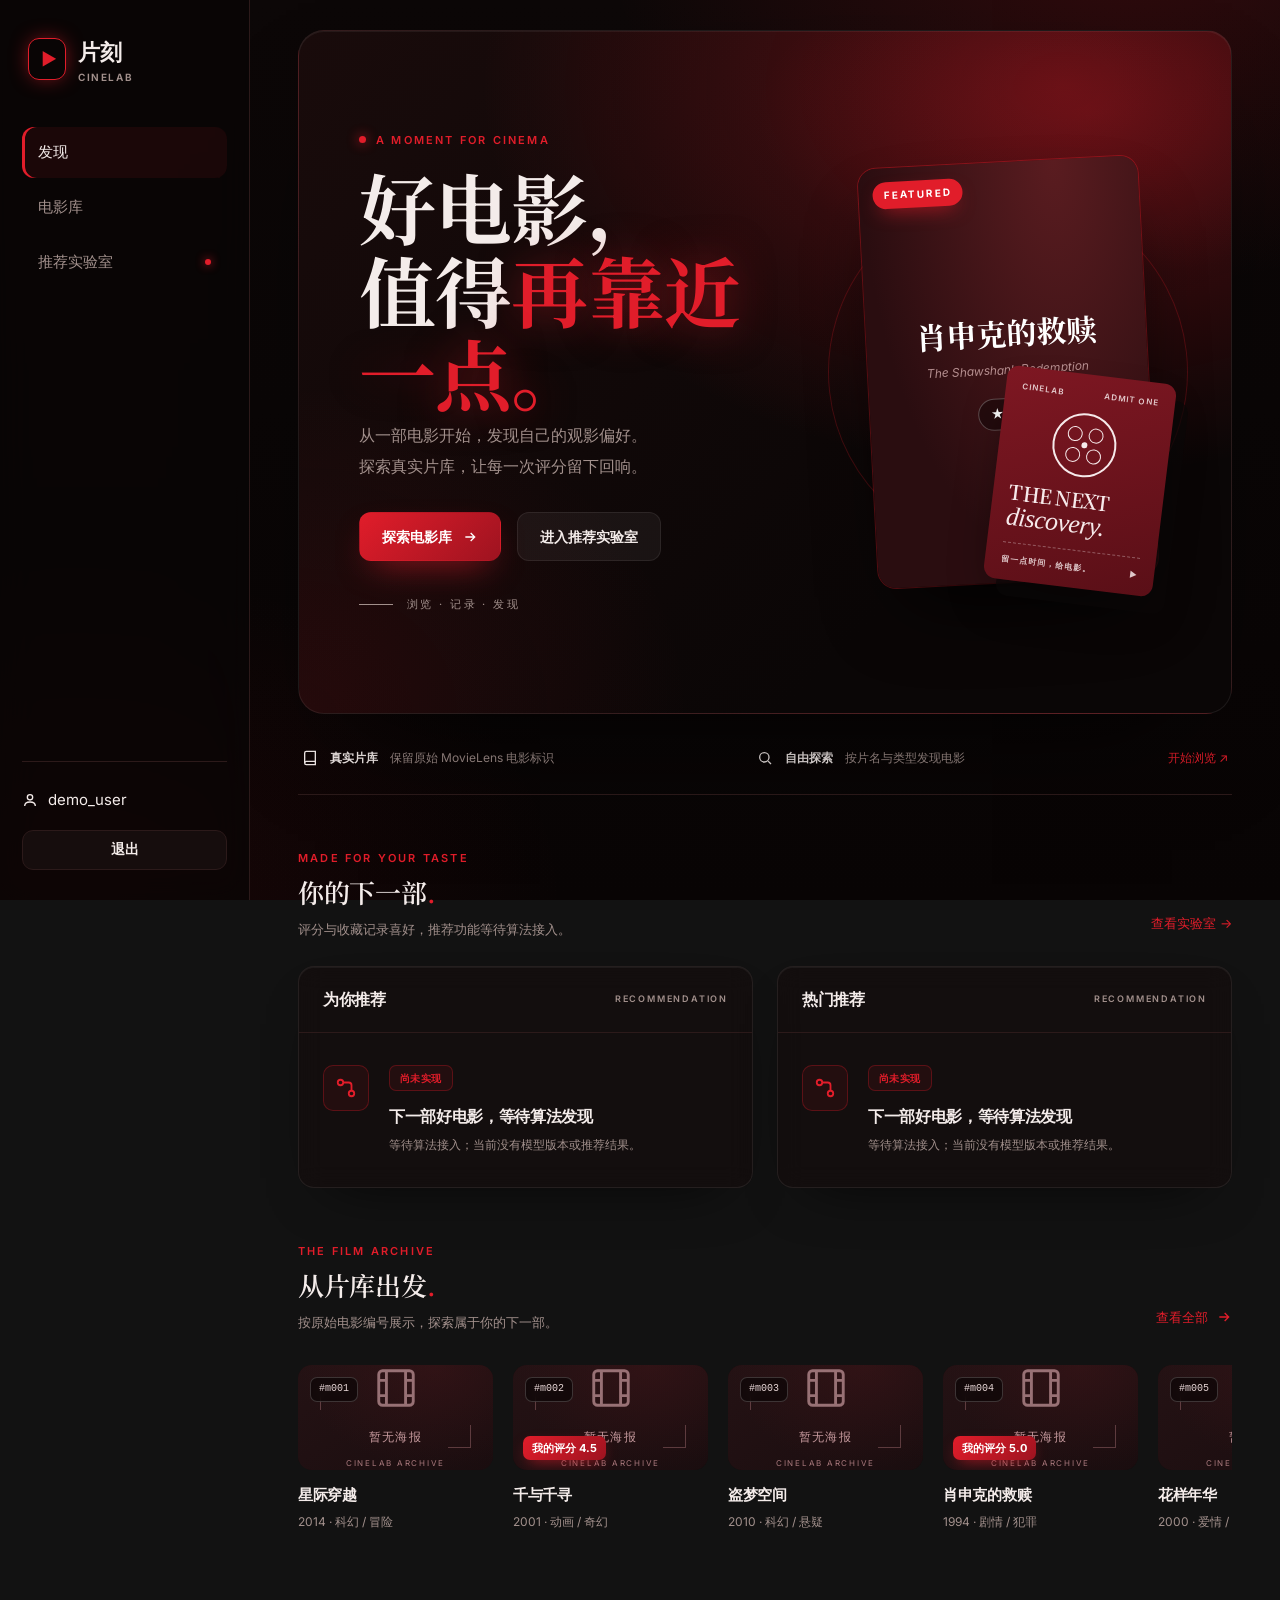
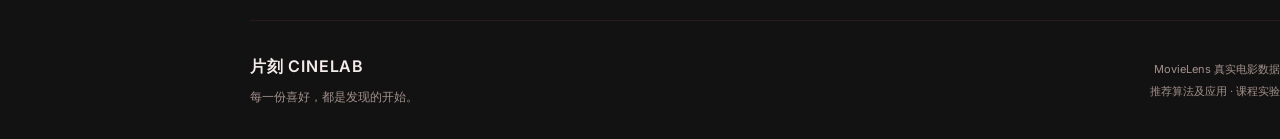
<file: CineLab-Prototype.html>
<!doctype html>
<html lang="zh-CN" class="dark">
<head>
<meta charset="UTF-8" />
<meta name="viewport" content="width=device-width, initial-scale=1.0" />
<meta name="theme-color" content="#0a0606" />
<meta name="description" content="片刻 CineLab：探索电影、记录喜好与推荐算法实验。" />
<title>片刻 CineLab · 红黑高级原型</title>
<link rel="preconnect" href="https://fonts.googleapis.com">
<link href="https://fonts.googleapis.com/css2?family=Inter:wght@400;500;600;700&family=Noto+Serif+SC:wght@500;600;700&display=swap" rel="stylesheet">
<style>
/* ===================================================================
   红黑高级主题：深黑底 + 高级红 + 象牙白；统一字体层级/卡片/悬停
   =================================================================== */
:root,html.dark{
  color-scheme:dark;
  --bg:#0a0606;                              /* 近黑（带暖红） */
  --bg-2:#120a0a;
  --surface:#160d0d;                          /* 深红炭 */
  --surface-2:#1d1212;
  --text:#f4ecea;                             /* 象牙白 */
  --muted:#a2908c;                            /* 暖灰 */
  --border:#2c1a1a;                           /* 红棕描边 */
  --accent:#e11d2a;                           /* 高级红（克制醒目） */
  --accent-d:#9e1320;                         /* 深红（渐变/阴影） */
  --accent-tint:#e11d2a14;
  --ink:#1a0608;                              /* 红底深字 */
  --danger:#e5736b;
  --glass:rgba(20,12,12,.6);
  --glass-brd:rgba(255,235,235,.08);          /* 暖白发丝边框 */
  --el-color-primary:#e11d2a;
  --el-font-family:Inter,"PingFang SC","Microsoft YaHei",system-ui,sans-serif;
  --font-display:"Noto Serif SC",Georgia,"Songti SC",serif;
}
*{box-sizing:border-box}
html{scroll-behavior:smooth}
body{
  margin:0; min-height:100vh; color:var(--text); font:15px/1.65 Inter,"PingFang SC","Microsoft YaHei",system-ui,sans-serif;
  background:
    radial-gradient(900px 620px at 88% -8%, rgba(225,29,42,.18), transparent 58%),
    radial-gradient(820px 560px at 6% 100%, rgba(225,29,42,.08), transparent 60%),
    linear-gradient(180deg,#0c0707,#0a0606 45%,#080404);
  background-attachment:fixed;
}
a{color:inherit;text-decoration:none}
button,a,input,select{ -webkit-tap-highlight-color:transparent}
button,a{touch-action:manipulation}
button:enabled,a,[role=button]{cursor:pointer}
a:focus-visible,button:focus-visible,input:focus-visible,select:focus-visible,[tabindex]:focus-visible{outline:2px solid var(--accent);outline-offset:4px}
h1,h2,h3,p{margin:0}
h1,h2,h3{font-weight:600;line-height:1.3;letter-spacing:-.02em}
h1{font-size:clamp(34px,4.4vw,56px)}
h2{font-size:26px}
h3{font-size:18px}
small{font-size:12px}
strong{font-weight:600}
.muted{color:var(--muted)}
.small-label,.eyebrow{font-size:11px;letter-spacing:.2em;font-weight:600;color:var(--muted)}
.eyebrow{margin-bottom:16px;color:var(--accent)}
.heading-dot{color:var(--accent)}
.hero h1,.section-heading h2,.page-heading h1,.detail-content h1,.auth-intro h1,.profile-heading h1,.not-found h1,.ticket-caption,.cinema-hero h1{font-family:var(--font-display);letter-spacing:-.01em}

/* ====================== 布局：固定侧栏 + 主区 ====================== */
.layout{display:flex;min-height:100vh}
.sidebar{position:fixed;top:0;left:0;bottom:0;width:250px;padding:30px 22px;display:flex;flex-direction:column;gap:6px;
  border-right:1px solid var(--border);background:rgba(9,6,6,.72);backdrop-filter:blur(18px) saturate(130%);-webkit-backdrop-filter:blur(18px) saturate(130%);z-index:50;
  transition:box-shadow .3s}
.brand{display:flex;align-items:center;gap:12px;font-size:22px;font-weight:650;white-space:nowrap;padding:4px 6px}
.brand-en{font-size:10px;letter-spacing:.16em;display:block;line-height:1.1;color:var(--muted);margin-top:2px}
.brand-mark{width:38px;height:42px;border:1px solid var(--accent);border-radius:11px;display:grid;place-items:center;font-size:17px;color:var(--accent);padding-left:3px;box-shadow:0 0 22px -6px var(--accent)}
.sidebar nav{display:flex;flex-direction:column;gap:4px;margin-top:34px}
.sidebar nav a{display:flex;align-items:center;gap:12px;color:var(--muted);padding:13px 16px;border-radius:12px;font-size:15px;font-weight:500;transition:background .2s,color .2s,transform .2s}
.sidebar nav a:hover{color:var(--text);background:rgba(255,255,255,.04)}
.sidebar nav a.active{color:var(--text);background:var(--accent-tint);box-shadow:inset 3px 0 0 var(--accent)}
.nav-dot{width:6px;height:6px;border-radius:50%;background:var(--accent);box-shadow:0 0 10px var(--accent);margin-left:auto}
.side-foot{margin-top:auto;padding-top:18px;border-top:1px solid var(--border)}
.account-nav{display:flex;flex-direction:column;gap:10px}
.account-link{display:flex;align-items:center;gap:10px;min-height:40px;color:var(--text)}
.account-link span{max-width:140px;overflow:hidden;text-overflow:ellipsis;white-space:nowrap}
.login-link{display:flex;align-items:center;gap:8px;color:var(--accent);font-weight:500}
.main{margin-left:250px;flex:1;min-width:0;display:flex;flex-direction:column}
.page{max-width:1280px;width:100%;margin:0 auto;padding:46px 48px 70px;flex:1}
.home-page{padding-top:30px}

/* ====================== 按钮 ====================== */
.button,.btn{min-height:46px;display:inline-flex;align-items:center;justify-content:center;gap:10px;padding:12px 22px;border-radius:12px;border:1px solid var(--border);font-weight:600;font-size:14px;transition:transform .2s,background .2s,color .2s,border-color .2s,box-shadow .2s}
.button.primary,.btn.primary{background:linear-gradient(135deg,var(--accent),var(--accent-d));border-color:transparent;color:#fff;box-shadow:0 14px 34px -14px rgba(225,29,42,.8)}
.button.primary:hover,.btn.primary:hover{transform:translateY(-2px);box-shadow:0 18px 42px -14px rgba(225,29,42,.9)}
.button.subtle,.btn:hover{background:rgba(255,255,255,.05);color:var(--text);border-color:var(--glass-brd)}
.button.subtle:hover{border-color:var(--accent)}
.text-link{color:var(--accent);font-size:13px;display:inline-flex;align-items:center;gap:8px;min-height:32px;transition:gap .2s}
.text-link:hover{text-decoration:underline;gap:11px}

/* ====================== 首页：宽幅电影主视觉 ====================== */
.cinema-hero{position:relative;min-height:76vh;display:grid;grid-template-columns:1.15fr .85fr;align-items:center;gap:46px;padding:64px 60px;border-radius:26px;overflow:hidden;
  border:1px solid var(--glass-brd);
  background:
    radial-gradient(120% 110% at 82% 8%, rgba(225,29,42,.34), transparent 52%),
    radial-gradient(70% 80% at 0% 100%, rgba(225,29,42,.10), transparent 60%),
    linear-gradient(135deg,#190b0b,#0a0606 72%);
  box-shadow:inset 0 1px 0 rgba(255,255,255,.06), 0 50px 120px -60px rgba(0,0,0,.95);}
.cinema-hero::after{content:"";position:absolute;inset:0;background:radial-gradient(60% 40% at 85% 12%,rgba(225,29,42,.18),transparent 60%);pointer-events:none}
.cinema-hero .eyebrow{display:flex;align-items:center;gap:10px}
.cinema-hero .eyebrow>span{width:7px;height:7px;border-radius:50%;background:var(--accent);box-shadow:0 0 12px var(--accent)}
.cinema-hero h1{font-size:clamp(46px,6vw,84px);line-height:1.08;font-weight:700}
.cinema-hero h1 span{color:var(--accent);text-shadow:0 0 40px rgba(225,29,42,.5)}
.cinema-hero .hero-description{color:var(--muted);line-height:1.95;font-size:16px;margin-top:6px}
.hero-actions{display:flex;gap:16px;margin-top:30px;flex-wrap:wrap}
.hero-footnote{display:flex;align-items:center;gap:14px;font-size:11px;letter-spacing:.22em;color:var(--muted);margin-top:34px}
.hero-footnote .line{width:34px;height:1px;background:var(--muted)}
.hero-stage{position:relative;height:420px;display:flex;align-items:center;justify-content:center}
.hero-stage .orbital{position:absolute;border:1px solid rgba(225,29,42,.25);border-radius:50%;width:360px;height:360px;transform:rotate(-28deg);animation:spin 30s linear infinite}
.hero-stage .featured{position:relative;z-index:2;width:280px;border-radius:18px;overflow:hidden;box-shadow:0 40px 80px -30px rgba(0,0,0,.9),0 0 0 1px rgba(225,29,42,.4);transform:rotate(-3deg);transition:transform .5s}
.hero-stage .featured:hover{transform:rotate(0) scale(1.03)}
.hero-stage .feat-tag{position:absolute;top:14px;left:14px;z-index:3;font-size:10px;letter-spacing:.2em;font-weight:700;color:#fff;background:var(--accent);padding:5px 11px;border-radius:99px;box-shadow:0 8px 20px -8px rgba(225,29,42,.9)}
.feat-poster{aspect-ratio:2/3;display:flex;flex-direction:column;align-items:center;justify-content:center;gap:10px;background:radial-gradient(ellipse at 70% 0%,#5a1c20,#2a0d10 70%);color:#e9c2c2;text-align:center;padding:18px}
.feat-poster .fp-title{font-family:var(--font-display);font-size:30px;font-weight:700;color:#fff;line-height:1.2}
.feat-poster .fp-en{font-size:12px;opacity:.7;font-style:italic}
.feat-poster .fp-rate{margin-top:8px;font-size:13px;font-weight:700;color:#fff;background:rgba(0,0,0,.35);border:1px solid rgba(255,255,255,.25);padding:4px 12px;border-radius:99px}
@keyframes spin{to{transform:rotate(332deg)}}
.film-ticket{position:absolute;bottom:-6px;right:6px;z-index:3;width:170px;background:linear-gradient(160deg,#7e1722,#5a0f17);color:#f6e9ea;border-radius:12px;transform:rotate(7deg);box-shadow:14px 16px 0 #0a0606aa,0 24px 50px -20px rgba(0,0,0,.8);padding:14px 16px;transition:transform .5s}
.film-ticket:hover{transform:rotate(1deg) scale(1.05)}
.ticket-top,.ticket-bottom{display:flex;justify-content:space-between;font-size:8px;letter-spacing:.14em;font-weight:600;opacity:.85}
.ticket-reel{position:relative;width:64px;height:64px;border:2px solid #f6e9ea;border-radius:50%;margin:12px auto;display:grid;grid-template-columns:1fr 1fr;gap:6px;padding:12px}
.ticket-reel span{border:1.5px solid #f6e9ea;border-radius:50%}
.ticket-reel i{position:absolute;border-radius:50%;background:#f6e9ea;width:6px;height:6px;left:27px;top:27px}
.ticket-caption{font-size:20px;line-height:1.1;letter-spacing:-.03em;font-weight:600}
.ticket-caption em{font-family:Georgia,serif;font-weight:400;font-size:26px}
.ticket-bottom{padding-top:10px;margin-top:10px;border-top:1px dashed rgba(246,233,234,.4);font-size:8px;display:flex;justify-content:space-between}

/* ====================== intro 条 ====================== */
.intro-strip{display:flex;align-items:center;gap:30px;justify-content:space-between;padding:26px 4px;border-bottom:1px solid var(--border);font-size:12px;margin-top:8px}
.intro-strip p{display:flex;align-items:center;gap:12px}
.intro-strip .ic{color:var(--accent);font-size:18px}
.intro-strip p span{color:var(--muted)}
.intro-strip>a{color:var(--accent);white-space:nowrap}

/* ====================== 区块标题 / 推荐 ====================== */
.browse-section,.recommendation-section{margin-top:54px}
.section-heading{display:flex;justify-content:space-between;align-items:end;gap:20px;margin-bottom:26px}
.section-heading .eyebrow{margin-bottom:8px}
.section-heading .muted{font-size:13px;margin-top:10px}
.recommendation-columns{display:grid;grid-template-columns:1fr 1fr;gap:24px}
.algorithm-panel,.history-panel,.evaluation-panel,.auth-card,.rating-panel,.filter-bar{
  border:1px solid var(--glass-brd);background:var(--glass);border-radius:16px;overflow:hidden;
  backdrop-filter:blur(12px) saturate(120%);-webkit-backdrop-filter:blur(12px) saturate(120%);
  box-shadow:0 24px 60px -34px rgba(0,0,0,.85), inset 0 1px 0 rgba(255,255,255,.05);}
.section-top{display:flex;justify-content:space-between;align-items:center;gap:12px;padding:22px 24px;border-bottom:1px solid var(--border);flex-wrap:wrap}
.section-top h2,.section-top h3{font-size:16px}
.section-top .small-label{font-size:9px}
.algorithm-empty{padding:32px 24px;display:flex;align-items:start;gap:20px;flex-wrap:wrap}
.algorithm-symbol{width:46px;height:46px;display:grid;place-items:center;background:var(--accent-tint);color:var(--accent);border:1px solid rgba(225,29,42,.3);border-radius:10px;font-size:23px}
.algorithm-empty>div:nth-child(2){flex:1;min-width:180px}
.status-pill{font-size:10px;background:var(--accent-tint);color:var(--accent);padding:4px 10px;border-radius:7px;border:1px solid rgba(225,29,42,.3);display:inline-block;letter-spacing:.04em;font-weight:600}
.algorithm-empty h3{font-size:16px;margin-top:15px}
.algorithm-empty p{font-size:12px;color:var(--muted);margin-top:8px;max-width:37em}
.algorithm-empty .text-link{margin-left:64px}
.recommendation-results{padding:24px}
.recommendation-results li{padding:8px;border-bottom:1px solid var(--border)}
.recommendation-results li a{color:var(--accent)}

/* ====================== 横向货架 / 卡片（统一） ====================== */
.movie-shelf{display:grid;grid-auto-flow:column;grid-auto-columns:minmax(195px,1fr);gap:20px;overflow-x:auto;padding:6px 2px 18px;scroll-snap-type:x mandatory;scrollbar-width:thin}
.movie-shelf>*{scroll-snap-align:start;min-width:0}
.movie-shelf::-webkit-scrollbar{height:8px}.movie-shelf::-webkit-scrollbar-thumb{background:var(--border);border-radius:4px}
.movie-grid{display:grid;grid-template-columns:repeat(4,minmax(0,1fr));gap:30px 24px}
.movie-card{min-width:0}
.poster-wrap{position:relative;border-radius:14px;overflow:hidden;background:var(--surface)}
.movie-poster{width:100%;aspect-ratio:3/3.8;overflow:hidden;background:var(--surface);border-radius:14px;border:1px solid var(--border);transition:transform .45s cubic-bezier(.22,1,.36,1),border-color .2s}
.movie-card a{display:block}
.movie-card{transition:transform .35s cubic-bezier(.22,1,.36,1)}
.movie-card:hover{transform:translateY(-8px)}
.movie-card:hover .movie-poster{border-color:var(--accent);box-shadow:0 26px 50px -22px rgba(0,0,0,.85),0 0 0 1px rgba(225,29,42,.5),0 0 30px -6px rgba(225,29,42,.45)}
.movie-card:hover .poster-img{transform:scale(1.07)}
.poster-img{width:100%;height:100%;object-fit:cover;display:block;transition:transform .55s}
.poster-placeholder{height:100%;display:flex;flex-direction:column;align-items:center;justify-content:center;position:relative;background:radial-gradient(ellipse at 70% 0%,#4a171b66,transparent 70%),linear-gradient(145deg,#241214,#1a0d0f);color:#c79a9e;gap:10px}
.poster-placeholder .ph-ic{font-size:46px;opacity:.7}
.poster-placeholder>span:not(.frame-corner){font-size:12px;letter-spacing:.1em}
.poster-placeholder small{font-size:8px;letter-spacing:.22em;color:#a9797d}
.frame-corner{position:absolute;width:23px;height:23px;border-color:#b97e8266;border-style:solid}
.frame-corner.top{top:22px;left:22px;border-width:1px 0 0 1px}
.frame-corner.bottom{bottom:22px;right:22px;border-width:0 1px 1px 0}
.shine{position:absolute;inset:0;background:linear-gradient(120deg,transparent 35%,rgba(255,255,255,.16) 50%,transparent 65%);transform:translateX(-120%);transition:transform .8s;pointer-events:none}
.movie-card:hover .shine{transform:translateX(120%)}
.movie-id{position:absolute;top:12px;left:12px;background:rgba(10,6,6,.65);border:1px solid rgba(255,255,255,.18);border-radius:7px;font-size:10px;padding:3px 8px;color:#e7d6d6;font-family:monospace;backdrop-filter:blur(4px)}
.my-rating{position:absolute;bottom:10px;left:10px;background:linear-gradient(135deg,var(--accent),var(--accent-d));color:#fff;border-radius:7px;padding:3px 9px;font-size:11px;font-weight:700;box-shadow:0 6px 16px -6px rgba(225,29,42,.8)}
.card-overlay{position:absolute;inset:0;display:flex;flex-direction:column;justify-content:flex-end;gap:6px;padding:16px;opacity:0;transform:translateY(12px);
  background:linear-gradient(to top,rgba(8,4,4,.96) 8%,rgba(8,4,4,.5) 48%,transparent 78%);transition:opacity .35s,transform .35s}
.movie-card:hover .card-overlay,.movie-card a:focus-visible .card-overlay{opacity:1;transform:none}
.card-title{font-size:14px;font-weight:600;color:#fff;line-height:1.4;display:-webkit-box;-webkit-line-clamp:2;-webkit-box-orient:vertical;overflow:hidden}
.card-meta{font-size:11px;color:#e8c9cc}.card-meta span{opacity:.6}
.card-cta{margin-top:6px;width:fit-content;display:inline-flex;align-items:center;gap:6px;background:var(--accent);color:#fff;font-size:12px;font-weight:600;padding:6px 12px;border-radius:8px}
.movie-card h3{font-size:15px;margin-top:14px;line-height:1.5;display:-webkit-box;-webkit-line-clamp:2;-webkit-box-orient:vertical;overflow:hidden;transition:color .2s}
.movie-card:hover h3{color:var(--accent)}
.movie-card p{font-size:12px;color:var(--muted);margin-top:5px}

/* ====================== 电影库筛选 / 分页 ====================== */
.filter-bar{display:flex;align-items:end;gap:16px;padding:22px;border-radius:16px}
.filter-bar label{display:block;font-size:12px;color:var(--muted);margin-bottom:9px}
.search-field{flex:1}.genre-field{width:220px}
.result-caption{display:flex;justify-content:space-between;color:var(--muted);font-size:12px;margin:24px 0}
.pagination{display:flex;align-items:center;justify-content:space-between;gap:16px;margin-top:30px;font-size:12px}
.pagination .pg{display:inline-flex;gap:6px}
.pagination button{min-width:38px;height:38px;border-radius:9px;border:1px solid var(--border);background:var(--surface);color:var(--text);transition:.2s}
.pagination button:hover:not(:disabled){border-color:var(--accent);color:var(--accent)}
.pagination button:disabled{opacity:.4;cursor:not-allowed}
.pagination button.cur{background:var(--accent);color:#fff;border-color:transparent}

/* ====================== 详情页 ====================== */
.back-link{display:inline-flex;align-items:center;gap:8px;color:var(--muted);margin-bottom:34px;min-height:44px;font-size:13px}
.back-link:hover{color:var(--accent)}
.detail-layout{display:grid;grid-template-columns:300px minmax(0,1fr);gap:56px}
.detail-layout aside .movie-poster{aspect-ratio:2/3}
.archive-id{font-size:10px;color:var(--muted);letter-spacing:.15em;margin-top:16px}
.detail-content h1{font-size:clamp(30px,3vw,46px);line-height:1.35;overflow-wrap:anywhere}
.original-title{color:var(--muted);margin-top:8px}
.genre-tags{display:flex;gap:8px;flex-wrap:wrap;margin-top:20px}
.genre-tags .tag{font-size:12px;padding:5px 13px;border-radius:99px;border:1px solid var(--border);background:var(--surface);color:var(--muted)}
.film-facts{display:grid;grid-template-columns:1fr 1fr;gap:14px 24px;padding:24px 0;border-block:1px solid var(--border);margin:26px 0}
.film-facts>div{display:flex;gap:20px}
.film-facts dt{color:var(--muted);font-size:12px;min-width:60px}
.film-facts dd{margin:0;font-size:13px}
.film-facts .wide{grid-column:1/-1}
.synopsis h2{font-size:19px;margin-bottom:16px}
.synopsis p{color:var(--muted);font-size:14px;line-height:1.95}
.rating-panel{margin-top:32px}
.rating-panel form,.inline-empty{padding:24px}
.rating-panel form>label{display:block;font-size:13px;margin-bottom:14px}
.rating-panel form strong{color:var(--accent);margin-left:10px}
.rating-controls{display:flex;gap:12px;align-items:center;flex-wrap:wrap}
.num-input{width:160px;height:46px;border-radius:11px;border:1px solid var(--border);background:var(--surface);color:var(--text);padding:0 14px;font-size:15px}
.form-hint{font-size:12px;color:var(--muted);line-height:1.8;margin-top:14px}
.inline-empty{display:flex;justify-content:space-between;align-items:center;gap:16px;font-size:14px;color:var(--muted);flex-wrap:wrap}
.btn{display:inline-flex;align-items:center;justify-content:center;gap:8px;min-height:46px;padding:0 22px;border-radius:11px;border:1px solid var(--border);background:var(--surface);color:var(--text);font-weight:600;font-size:14px;transition:.2s}
.btn.primary{background:linear-gradient(135deg,var(--accent),var(--accent-d));color:#fff;border-color:transparent;box-shadow:0 12px 30px -14px rgba(225,29,42,.8)}
.btn.primary:hover{transform:translateY(-2px)}
.btn:hover{border-color:var(--accent)}
.btn:disabled{opacity:.5;cursor:not-allowed}
.btn .ic{font-size:15px}

/* ====================== 推荐实验室 ====================== */
.lab-notice{display:flex;align-items:center;gap:16px;padding:16px 22px;background:var(--accent-tint);border:1px solid rgba(225,29,42,.3);border-radius:12px;margin-bottom:28px}
.lab-notice p{font-size:13px;color:var(--muted)}
.lab-notice .status-pill{white-space:nowrap}
.lab-layout{display:grid;grid-template-columns:310px minmax(0,1fr);gap:28px;align-items:start}
.lab-controls{padding:24px;border:1px solid var(--glass-brd);background:var(--glass);border-radius:16px;backdrop-filter:blur(12px);box-shadow:0 24px 60px -34px rgba(0,0,0,.85)}
.lab-controls h2{font-size:20px;margin-bottom:24px}
.lab-controls>label{display:block;color:var(--muted);font-size:12px;margin:24px 0 9px}
.lab-controls select,.lab-controls .sel{width:100%;height:46px;border-radius:11px;border:1px solid var(--border);background:var(--surface);color:var(--text);padding:0 12px}
.user-pager{display:flex;justify-content:space-between;align-items:center;gap:6px;margin-top:14px}
.user-pager>span{font-size:11px;color:var(--muted);white-space:nowrap}
.user-pager .btn{padding:0 12px;min-width:0;height:36px}
.model-info{border-top:1px solid var(--border);margin-top:28px;padding-top:20px;display:flex;flex-direction:column;gap:8px;font-size:12px}
.model-info>span{color:var(--muted);margin-top:6px}
.model-info>strong{font-weight:400;overflow-wrap:anywhere}
.algorithm-scope{margin-top:14px;color:var(--muted);font-size:12px;line-height:1.8}
.algorithm-scope p+p{margin-top:10px}
.algorithm-scope strong{display:block;color:var(--text);font-weight:500}
.lab-results{display:flex;flex-direction:column;gap:24px;min-width:0}
.table-scroll{overflow:auto}
.fav-table{width:100%;border-collapse:collapse;font-size:13px}
.fav-table th{text-align:left;color:var(--muted);font-weight:500;padding:12px 16px;border-bottom:1px solid var(--border);font-size:12px}
.fav-table td{padding:12px 16px;border-bottom:1px solid var(--border)}
.fav-table a{color:var(--accent)}
.evaluation-empty{padding:28px}
.evaluation-empty p{margin:14px 0 6px;font-size:14px;color:var(--muted)}
.evaluation-empty small{color:var(--muted);font-size:11px}
.current-subject{margin-top:24px;font-size:14px}
.current-subject>span{display:block;color:var(--accent);margin-top:8px;font-size:12px}

/* ====================== 登录注册 ====================== */
.auth-page{display:grid;grid-template-columns:1fr 1fr;gap:10%;max-width:1180px;align-items:center;padding-top:40px;padding-bottom:60px}
.auth-intro h1{line-height:1.45;font-size:clamp(34px,3.6vw,50px)}
.auth-intro h1 span{color:var(--accent);text-shadow:0 0 36px rgba(225,29,42,.5)}
.auth-intro>p:not(.eyebrow){color:var(--muted);margin-top:22px;font-size:14px;line-height:1.95}
.auth-decoration{display:flex;flex-direction:column;gap:16px;margin-top:36px;color:var(--accent);letter-spacing:.18em;font-size:11px;border-left:1px solid var(--accent);padding-left:22px}
.auth-card{padding:38px;border-radius:18px}
.auth-tabs{display:flex;gap:24px;border-bottom:1px solid var(--border);margin-bottom:26px}
.auth-tabs a{font-size:14px;min-height:44px;padding:0 0 16px;border-bottom:2px solid transparent;color:var(--muted)}
.auth-tabs .selected{color:var(--accent);border-color:var(--accent)}
.auth-card h2{font-size:24px;margin-bottom:10px}
.auth-card>.muted{font-size:12px}
.auth-card .field{margin-bottom:24px}
.auth-card .field label{display:block;font-size:13px;color:var(--text);margin-bottom:9px}
.auth-card input{width:100%;height:46px;border-radius:11px;border:1px solid var(--border);background:var(--surface);color:var(--text);padding:0 14px;font-size:15px}
.auth-card input:focus{border-color:var(--accent)}
.form-error{border-left:2px solid var(--danger);background:#5a222215;padding:12px;margin-bottom:20px;color:#f0a7a2;font-size:13px}
.full-width{width:100%}

/* ====================== 我的片单 ====================== */
.profile-heading{display:flex;align-items:center;gap:24px;margin:16px 0 36px}
.profile-heading h1{font-size:32px;overflow-wrap:anywhere}
.profile-heading .eyebrow{margin-bottom:7px}
.profile-heading .muted{margin-top:10px;font-size:13px}
.avatar{flex-shrink:0;width:76px;height:76px;background:var(--accent-tint);color:var(--accent);border:1px solid rgba(225,29,42,.5);border-radius:50%;font-family:Georgia,serif;font-size:34px;display:grid;place-items:center}
.tabs{display:flex;gap:8px;margin-bottom:8px;border-bottom:1px solid var(--border)}
.tabs button{background:none;border:none;color:var(--muted);padding:12px 4px;margin-right:20px;border-bottom:2px solid transparent;font-size:15px;font-weight:500}
.tabs button.active{color:var(--accent);border-color:var(--accent)}
.record-action{display:flex;align-items:center;justify-content:space-between;gap:8px;margin-top:10px;border-top:1px solid var(--border);padding-top:8px;color:var(--muted);font-size:12px}
.record-action strong{color:var(--accent)}

/* ====================== 状态 / 404 / 页脚 ====================== */
.state-panel{min-height:210px;display:flex;align-items:center;justify-content:center;flex-direction:column;text-align:center;gap:13px;padding:32px 24px;border:1px dashed var(--border);border-radius:16px;background:var(--surface)}
.state-panel .ic{font-size:30px;color:var(--muted)}
.state-panel p{font-size:14px;color:var(--muted);max-width:45em}
.state-panel h3{font-size:17px}
.state-panel small{color:var(--muted);overflow-wrap:anywhere}
.error-panel{border-color:#a86158}.error-panel .ic{color:var(--danger)}
.loading-ic{animation:rot 1.5s linear infinite}
@keyframes rot{to{transform:rotate(360deg)}}
.not-found{padding-block:100px;text-align:center}
.not-found p{margin-block:24px}
.site-footer{max-width:1280px;margin:auto;border-top:1px solid var(--border);padding:32px 0;display:flex;justify-content:space-between;gap:24px;width:100%}
.footer-brand{font-size:16px;font-weight:600;letter-spacing:.05em}
.site-footer p{color:var(--muted);font-size:12px;margin-top:8px}
.footer-meta{font-size:11px;display:flex;flex-direction:column;align-items:end;justify-content:center;gap:4px;color:var(--muted)}
.global-notice{padding:16px 48px;background:#3a141415;color:var(--accent);font-size:13px;text-align:center}

/* ====================== 入场淡入 ====================== */
.reveal{opacity:0;transform:translateY(22px);transition:opacity .7s cubic-bezier(.22,1,.36,1),transform .7s cubic-bezier(.22,1,.36,1)}
.reveal.in{opacity:1;transform:none}
.reveal.d1{transition-delay:.07s}.reveal.d2{transition-delay:.14s}.reveal.d3{transition-delay:.21s}
@media(prefers-reduced-motion:reduce){html{scroll-behavior:auto}*,*:before,*:after{animation:none!important;transition:none!important}.reveal{opacity:1;transform:none}}

/* ====================== 移动端：侧栏变顶部栏 ====================== */
@media(max-width:980px){
  .sidebar{position:fixed;top:0;left:0;right:0;bottom:auto;width:auto;height:62px;flex-direction:row;align-items:center;gap:10px;padding:0 18px;border-right:none;border-bottom:1px solid var(--border)}
  .brand{font-size:18px;padding:0}
  .brand-mark{width:32px;height:36px}
  .sidebar nav{flex-direction:row;margin-top:0;gap:2px;overflow-x:auto;flex:1}
  .sidebar nav a{padding:9px 12px;font-size:14px;white-space:nowrap}
  .sidebar nav a.active{box-shadow:none;border-bottom:2px solid var(--accent);border-radius:8px}
  .nav-dot{margin-left:6px}
  .side-foot{margin-top:0;padding-top:0;border-top:none;margin-left:auto}
  .account-nav{flex-direction:row;gap:8px}
  .account-link span{max-width:90px;font-size:13px}
  .login-link{font-size:13px}
  .main{margin-left:0;padding-top:62px}
  .page{padding:32px 22px 56px}
  .cinema-hero{grid-template-columns:1fr;padding:44px 28px;min-height:auto;gap:30px}
  .hero-stage{height:340px}
  .cinema-hero h1{font-size:46px}
  .recommendation-columns{grid-template-columns:1fr}
  .intro-strip{flex-wrap:wrap;gap:16px}
  .intro-strip p span{display:none}
  .detail-layout{grid-template-columns:200px minmax(0,1fr);gap:30px}
  .auth-page{grid-template-columns:1fr;gap:6%}
  .lab-layout{grid-template-columns:1fr}
  .site-footer{flex-direction:column;gap:14px}
  .footer-meta{align-items:start}
}
@media(max-width:560px){
  .page{padding:26px 18px 48px}
  .cinema-hero{padding:34px 22px}
  .cinema-hero h1{font-size:40px}
  .hero-stage{height:280px}
  .hero-stage .featured{width:220px}
  .film-ticket{display:none}
  .movie-grid{grid-template-columns:repeat(2,minmax(0,1fr));gap:22px 14px}
  .movie-card h3{font-size:13px}
  .detail-layout{grid-template-columns:1fr;gap:24px}
  .detail-layout>aside{width:190px;margin:auto}
  .film-facts{grid-template-columns:1fr 1fr}
}
</style>
</head>
<body>
<a class="skip-link" href="#main" style="position:fixed;left:16px;top:-100px;z-index:100;background:var(--accent);color:#fff;padding:12px">跳到主要内容</a>
<div class="layout">
  <aside class="sidebar" id="nav">
    <a class="brand" href="#/" aria-label="片刻 CineLab 首页"><span class="brand-mark" aria-hidden="true">▶</span><span>片刻<span class="brand-en">CINELAB</span></span></a>
    <nav aria-label="主导航">
      <a href="#/" data-nav="/">发现</a>
      <a href="#/movies" data-nav="/movies">电影库</a>
      <a href="#/experiments" data-nav="/experiments">推荐实验室<span class="nav-dot"></span></a>
    </nav>
    <div class="side-foot"><div class="account-nav" id="account-nav"></div></div>
  </aside>
  <div class="main">
    <main id="main" tabindex="-1"><div id="view"></div></main>
    <footer class="site-footer"><div><a class="footer-brand" href="#/">片刻 CINELAB</a><p>每一份喜好，都是发现的开始。</p></div><div class="footer-meta"><span>MovieLens 真实电影数据</span><span>推荐算法及应用 · 课程实验</span></div></footer>
  </div>
</div>

<script>
/* ====================== 图标（内联 SVG） ====================== */
const I = {
  arrow:'<svg width="16" height="16" viewBox="0 0 24 24" fill="none" stroke="currentColor" stroke-width="2"><path d="M5 12h14M13 6l6 6-6 6"/></svg>',
  right:'<svg width="16" height="16" viewBox="0 0 24 24" fill="none" stroke="currentColor" stroke-width="2"><path d="M9 6l6 6-6 6"/></svg>',
  search:'<svg width="16" height="16" viewBox="0 0 24 24" fill="none" stroke="currentColor" stroke-width="2"><circle cx="11" cy="11" r="7"/><path d="m21 21-4.3-4.3"/></svg>',
  book:'<svg width="16" height="16" viewBox="0 0 24 24" fill="none" stroke="currentColor" stroke-width="2"><path d="M4 19.5A2.5 2.5 0 0 1 6.5 17H20"/><path d="M6.5 2H20v20H6.5A2.5 2.5 0 0 1 4 19.5v-15A2.5 2.5 0 0 1 6.5 2z"/></svg>',
  user:'<svg width="16" height="16" viewBox="0 0 24 24" fill="none" stroke="currentColor" stroke-width="2"><circle cx="12" cy="8" r="4"/><path d="M4 21c0-4 4-6 8-6s8 2 8 6"/></svg>',
  star:'<svg width="16" height="16" viewBox="0 0 24 24" fill="currentColor" stroke="none"><path d="M12 2l2.9 6.3 6.9.8-5.1 4.7 1.4 6.8L12 17.8 5.9 20.6l1.4-6.8L2.2 9.1l6.9-.8z"/></svg>',
  back:'<svg width="16" height="16" viewBox="0 0 24 24" fill="none" stroke="currentColor" stroke-width="2"><path d="M19 12H5M11 18l-6-6 6-6"/></svg>',
  conn:'<svg width="22" height="22" viewBox="0 0 24 24" fill="none" stroke="currentColor" stroke-width="2"><circle cx="6" cy="6" r="3"/><circle cx="18" cy="18" r="3"/><path d="M9 6h6a3 3 0 0 1 3 3v6"/></svg>',
  refresh:'<svg width="30" height="30" viewBox="0 0 24 24" fill="none" stroke="currentColor" stroke-width="2"><path d="M21 12a9 9 0 1 1-3-6.7L21 8"/><path d="M21 3v5h-5"/></svg>',
  warn:'<svg width="30" height="30" viewBox="0 0 24 24" fill="none" stroke="currentColor" stroke-width="2"><path d="M12 9v4M12 17h.01"/><path d="M10.3 3.9 1.8 18a2 2 0 0 0 1.7 3h17a2 2 0 0 0 1.7-3L13.7 3.9a2 2 0 0 0-3.4 0z"/></svg>',
  film:'<svg width="46" height="46" viewBox="0 0 24 24" fill="none" stroke="currentColor" stroke-width="1.5"><rect x="3" y="3" width="18" height="18" rx="2"/><path d="M7 3v18M17 3v18M3 8h4M3 16h4M17 8h4M17 16h4"/></svg>',
};

/* ====================== 模拟数据（字段与 Movie 类型一致） ====================== */
const MOVIES = [
  {movie_id:'m001',movielens_title:'Interstellar',title_zh:'星际穿越',genres:['科幻','冒险'],release_year:2014,release_date:'2014-11-07',runtime_minutes:169,original_language:'en',directors:['Christopher Nolan'],cast_top10:['Matthew McConaughey','Anne Hathaway'],rating:null,overview:'近未来，地球环境急剧恶化。一支探险队穿越虫洞，为人类寻找新家园。'},
  {movie_id:'m002',movielens_title:'Spirited Away',title_zh:'千与千寻',genres:['动画','奇幻'],release_year:2001,release_date:'2001-07-20',runtime_minutes:125,original_language:'ja',directors:['Hayao Miyazaki'],cast_top10:['Rumi Hiiragi'],rating:'4.5',overview:'少女千寻误入神灵世界，为救父母在汤屋打工，经历一场关于名字与勇气的成长之旅。'},
  {movie_id:'m003',movielens_title:'Inception',title_zh:'盗梦空间',genres:['科幻','悬疑'],release_year:2010,release_date:'2010-07-16',runtime_minutes:148,original_language:'en',directors:['Christopher Nolan'],cast_top10:['Leonardo DiCaprio'],rating:null,overview:'一名盗梦者带领团队潜入他人梦境，执行一场看似不可能的植入意念任务。'},
  {movie_id:'m004',movielens_title:'The Shawshank Redemption',title_zh:'肖申克的救赎',genres:['剧情','犯罪'],release_year:1994,release_date:'1994-09-23',runtime_minutes:142,original_language:'en',directors:['Frank Darabont'],cast_top10:['Tim Robbins','Morgan Freeman'],rating:'5.0',overview:'被冤入狱的银行家安迪，在漫长的牢狱岁月里坚守希望，最终完成自我救赎。'},
  {movie_id:'m005',movielens_title:'In the Mood for Love',title_zh:'花样年华',genres:['爱情','剧情'],release_year:2000,release_date:'2000-09-29',runtime_minutes:98,original_language:'zh',directors:['Wong Kar-wai'],cast_top10:['Tony Leung','Maggie Cheung'],rating:null,overview:'六十年代的香港，比邻而居的两人因各自配偶出轨而走近，暧昧而克制的情感在巷弄间流转。'},
  {movie_id:'m006',movielens_title:'Blade Runner 2049',title_zh:'银翼杀手2049',genres:['科幻','惊悚'],release_year:2017,release_date:'2017-10-06',runtime_minutes:164,original_language:'en',directors:['Denis Villeneuve'],cast_top10:['Ryan Gosling'],rating:null,overview:'新一代银翼杀手K在追查旧案时，发现足以颠覆人类与复制人秩序的秘密。'},
  {movie_id:'m007',movielens_title:'Parasite',title_zh:'寄生虫',genres:['剧情','黑色幽默'],release_year:2019,release_date:'2019-05-30',runtime_minutes:132,original_language:'ko',directors:['Bong Joon-ho'],cast_top10:['Song Kang-ho'],rating:'4.5',overview:'穷困的金家逐一渗透进富裕的朴家，两个家庭的命运在一次意外中彻底纠缠。'},
  {movie_id:'m008',movielens_title:'The Legend of 1900',title_zh:'海上钢琴师',genres:['音乐','剧情'],release_year:1998,release_date:'1998-10-28',runtime_minutes:165,original_language:'it',directors:['Giuseppe Tornatore'],cast_top10:['Tim Roth'],rating:null,overview:'生于邮轮、终生未下船的天才钢琴师1900，用琴声写尽孤独与自由。'},
  {movie_id:'m009',movielens_title:'Zootopia',title_zh:'疯狂动物城',genres:['动画','喜剧'],release_year:2016,release_date:'2016-03-04',runtime_minutes:109,original_language:'en',directors:['Byron Howard'],cast_top10:['Ginnifer Goodwin'],rating:null,overview:'兔子警官朱迪与狐狸尼克联手破案，在动物乌托邦里揭开偏见背后的真相。'},
  {movie_id:'m010',movielens_title:'The Godfather',title_zh:'教父',genres:['剧情','犯罪'],release_year:1972,release_date:'1972-03-24',runtime_minutes:175,original_language:'en',directors:['Francis Ford Coppola'],cast_top10:['Marlon Brando','Al Pacino'],rating:'5.0',overview:'柯里昂家族的权力交接，黑帮史诗在温情与血腥间徐徐展开。'},
  {movie_id:'m011',movielens_title:'Whiplash',title_zh:'爆裂鼓手',genres:['剧情','音乐'],release_year:2014,release_date:'2014-10-10',runtime_minutes:106,original_language:'en',directors:['Damien Chazelle'],cast_top10:['Miles Teller'],rating:null,overview:'渴望成才的鼓手与冷酷严苛的导师，在极限施压下逼近天赋与崩溃的边界。'},
  {movie_id:'m012',movielens_title:'Coco',title_zh:'寻梦环游记',genres:['动画','奇幻'],release_year:2017,release_date:'2017-11-22',runtime_minutes:105,original_language:'en',directors:['Lee Unkrich'],cast_top10:['Anthony Gonzalez'],rating:null,overview:'男孩米格误入亡灵世界，在歌声与记忆中找回被遗忘的家族之爱。'},
  {movie_id:'m013',movielens_title:'Arrival',title_zh:'降临',genres:['科幻','剧情'],release_year:2016,release_date:'2016-11-11',runtime_minutes:116,original_language:'en',directors:['Denis Villeneuve'],cast_top10:['Amy Adams'],rating:null,overview:'语言学家路易斯尝试破译外星文明的语言，也在重构自己对时间与失去的理解。'},
  {movie_id:'m014',movielens_title:'Your Name',title_zh:'你的名字。',genres:['动画','爱情'],release_year:2016,release_date:'2016-08-26',runtime_minutes:106,original_language:'ja',directors:['Makoto Shinkai'],cast_top10:['Ryunosuke Kamiki'],rating:'4.5',overview:'身处异地的少年少女在梦中互换身体，一场跨越时空的寻找就此开始。'},
];
const GENRES = ['科幻','动画','剧情','爱情','悬疑','冒险','犯罪','奇幻','惊悚','黑色幽默','喜剧','音乐'];
const HISTORY_USERS = [
  {ml_user_id:'100',subject_key:'ml:100',evaluation_role:'train'},
  {ml_user_id:'200',subject_key:'ml:200',evaluation_role:'test'},
  {ml_user_id:'300',subject_key:'ml:300',evaluation_role:'train'},
  {ml_user_id:'400',subject_key:'ml:400',evaluation_role:'test'},
];
const ALG_GROUPS = [
  {label:'核心算法 · 学生实现',items:['content','itemcf','als']},
  {label:'配套策略 · 热门与冷启动',items:['popular','cold_start']},
];

/* ====================== 全局状态（模拟登录） ====================== */
const state = { loggedIn:true, account:{login_name:'demo_user',subject_key:'app:demo'} };
function esc(s){return String(s??'').replace(/[&<>"]/g,c=>({'&':'&amp;','<':'&lt;','>':'&gt;','"':'&quot;'}[c]));}
function title(m){return m.title_zh||m.movielens_title;}
function movieById(id){return MOVIES.find(m=>m.movie_id===id);}

/* ====================== 公共片段 ====================== */
function poster(m){
  if(m.poster_path) return `<img class="poster-img" src="https://image.tmdb.org/t/p/w342${m.poster_path}" alt="${esc(title(m))}海报" loading="lazy">`;
  return `<div class="poster-placeholder" role="img" aria-label="${esc(title(m))}：暂无海报">
    <span class="frame-corner top"></span><span class="ph-ic">${I.film}</span><span>暂无海报</span><small>CINELAB ARCHIVE</small><span class="frame-corner bottom"></span></div>`;
}
function movieCard(m){
  const yr = m.release_year||'年份未收录';
  const gn = (m.genres&&m.genres.length)?m.genres.slice(0,2).join(' / '):'类型未收录';
  return `<article class="movie-card reveal">
    <a href="#/movies/${m.movie_id}" aria-label="查看 ${esc(title(m))} 详情">
      <div class="poster-wrap">
        ${poster(m)}
        <span class="movie-id">#${esc(m.movie_id)}</span>
        ${m.rating?`<span class="my-rating">我的评分 ${esc(m.rating)}</span>`:''}
        <div class="shine"></div>
        <div class="card-overlay" aria-hidden="true">
          <span class="card-title">${esc(title(m))}</span>
          <span class="card-meta">${esc(yr)}<span> · </span>${esc(gn)}</span>
          <span class="card-cta">查看详情 ${I.arrow}</span>
        </div>
      </div>
      <h3>${esc(title(m))}</h3>
      <p>${esc(yr)}<span aria-hidden="true"> · </span>${esc(gn)}</p>
    </a></article>`;
}
function accountNav(){
  const el = document.getElementById('account-nav');
  if(state.loggedIn){
    el.innerHTML = `<a href="#/profile" class="account-link">${I.user}<span>${esc(state.account.login_name)}</span></a>
      <button class="btn" id="logout-btn" style="min-height:40px;padding:0 14px">退出</button>`;
    document.getElementById('logout-btn').onclick=()=>{state.loggedIn=false;state.account=null;render();};
  }else{
    el.innerHTML = `<a href="#/login" class="login-link">登录 / 注册 ${I.right}</a>`;
  }
}
function algorithmPanel(label, endpoint, emptySubject){
  const empty = !endpoint
    ? `<span class="status-pill">${emptySubject}</span><h3>选择观众，开始探索</h3><p>先选择历史用户或登录注册账号。推荐功能等待算法接入。</p>`
    : `<span class="status-pill">尚未实现</span><h3>下一部好电影，等待算法发现</h3><p>等待算法接入；当前没有模型版本或推荐结果。</p>`;
  const loginLink = (!endpoint && emptySubject==='登录后体验') ? `<a class="text-link" href="#/login">前往登录 →</a>` : '';
  return `<section class="algorithm-panel" aria-label="${label}">
    <div class="section-top"><h3>${label}</h3><span class="small-label">RECOMMENDATION</span></div>
    <div class="algorithm-empty" role="status"><div class="algorithm-symbol">${I.conn}</div><div>${empty}</div>${loginLink}</div>
  </section>`;
}

/* ====================== 首页：宽幅主视觉 ====================== */
function viewHome(){
  const feat = MOVIES[3]; // 主视觉精选
  const shelf = MOVIES.slice(0,12).map(movieCard).join('');
  return `<div class="page home-page">
    <section class="cinema-hero reveal">
      <div class="hero-copy">
        <p class="eyebrow"><span></span> A MOMENT FOR CINEMA</p>
        <h1>好电影，<br>值得<span>再靠近一点。</span></h1>
        <p class="hero-description">从一部电影开始，发现自己的观影偏好。<br>探索真实片库，让每一次评分留下回响。</p>
        <div class="hero-actions">
          <a class="button primary" href="#/movies">探索电影库 ${I.arrow}</a>
          <a class="button subtle" href="#/experiments">进入推荐实验室</a>
        </div>
        <div class="hero-footnote"><span class="line"></span> 浏览 · 记录 · 发现</div>
      </div>
      <div class="hero-stage" aria-hidden="true">
        <div class="orbital"></div>
        <div class="featured">
          <span class="feat-tag">FEATURED</span>
          <div class="feat-poster"><span class="fp-title">${esc(title(feat))}</span><span class="fp-en">${esc(feat.movielens_title)}</span><span class="fp-rate">★ ${esc(feat.rating||'—')}</span></div>
        </div>
        <div class="film-ticket">
          <div class="ticket-top"><span>CINELAB</span><span>ADMIT ONE</span></div>
          <div class="ticket-reel"><span></span><span></span><span></span><span></span><i></i></div>
          <div class="ticket-caption">THE NEXT<br><em>discovery.</em></div>
          <div class="ticket-bottom"><span>留一点时间，给电影。</span><span>▶</span></div>
        </div>
      </div>
    </section>

    <div class="intro-strip reveal d1">
      <p>${I.book}<strong>真实片库</strong><span>保留原始 MovieLens 电影标识</span></p>
      <p>${I.search}<strong>自由探索</strong><span>按片名与类型发现电影</span></p>
      <a href="#/movies">开始浏览 <span aria-hidden="true">↗</span></a>
    </div>

    <section class="recommendation-section reveal d2">
      <div class="section-heading"><div>
        <p class="eyebrow">MADE FOR YOUR TASTE</p>
        <h2>你的下一部<span class="heading-dot">.</span></h2>
        <p class="muted">评分与收藏记录喜好，推荐功能等待算法接入。</p>
      </div><a href="#/experiments" class="text-link">查看实验室 →</a></div>
      <div class="recommendation-columns">
        ${algorithmPanel('为你推荐', state.loggedIn?'/me/recommendations/content':null, '登录后体验')}
        ${algorithmPanel('热门推荐', state.loggedIn?'/me/recommendations/popular':null, '登录后体验')}
      </div>
    </section>

    <section class="browse-section reveal d3">
      <div class="section-heading"><div>
        <p class="eyebrow">THE FILM ARCHIVE</p>
        <h2>从片库出发<span class="heading-dot">.</span></h2>
        <p class="muted">按原始电影编号展示，探索属于你的下一部。</p>
      </div><a href="#/movies" class="text-link">查看全部 ${I.arrow}</a></div>
      <div class="movie-shelf">${shelf}</div>
    </section>
  </div>`;
}

/* ====================== 电影库（横向浏览） ====================== */
function viewMovies(){
  return `<div class="page">
    <div class="page-heading"><p class="eyebrow">EXPLORE THE ARCHIVE</p><h1>电影库<span class="heading-dot">.</span></h1><p>片名、年代、类型，总有一种方式让你遇见好电影。</p></div>
    <form class="filter-bar" id="filter-form">
      <div class="search-field"><label for="movie-search">搜索片名</label><input id="movie-search" class="num-input" placeholder="输入中文或原始片名" value=""></div>
      <div class="genre-field"><label for="genre-select">电影类型</label>
        <select id="genre-select" class="sel"><option value="">全部类型</option>${GENRES.map(g=>`<option value="${g}">${g}</option>`).join('')}</select></div>
      <button type="submit" class="btn primary">搜索电影</button>
    </form>
    <div class="result-caption"><span id="total-cap">${MOVIES.length.toLocaleString()} 部电影</span><span>原始编号升序 · 横向浏览</span></div>
    <div id="movies-grid" class="movie-shelf"></div>
    <div id="movies-pager"></div>
  </div>`;
}
function renderMoviesGrid(q='',genre='',page=1){
  let list = MOVIES.filter(m=>(!q||(title(m)+m.movielens_title).toLowerCase().includes(q.toLowerCase()))&&(!genre||(m.genres||[]).includes(genre)));
  document.getElementById('total-cap').textContent = `${list.length.toLocaleString()} 部电影`;
  const per=12, total=Math.max(1,Math.ceil(list.length/per)), p=Math.min(page,total);
  const slice=list.slice((p-1)*per,p*per);
  document.getElementById('movies-grid').innerHTML = slice.length?slice.map(movieCard).join(''):`<div class="state-panel"><p>没有找到匹配的电影</p></div>`;
  const pg=document.getElementById('movies-pager');
  if(list.length>per){
    pg.innerHTML=`<div class="pagination"><span class="muted">共 ${list.length.toLocaleString()} 条</span><span class="pg">${Array.from({length:total},(_,i)=>`<button class="${i+1===p?'cur':''}" data-p="${i+1}">${i+1}</button>`).join('')}</span></div>`;
    pg.querySelectorAll('button[data-p]').forEach(b=>b.onclick=()=>renderMoviesGrid(q,genre,+b.dataset.p));
  }else pg.innerHTML='';
  revealObserve();
}

function viewDetail(id){
  const m=movieById(id);
  if(!m) return view404();
  const yr=m.release_year||'暂未收录', dt=m.release_date||'暂未收录', rt=m.runtime_minutes?`${m.runtime_minutes} 分钟`:'暂未收录', ol=m.original_language||'暂未收录';
  const people=(v)=>v&&v.length?v.join(' / '):'暂未收录';
  const tags=(m.genres||[]).map(g=>`<span class="tag">${esc(g)}</span>`).join('');
  const ratingBlock = state.loggedIn ? `
    <form id="rate-form"><label for="rating-input">我的评分 <strong id="saved-score">尚未评分</strong></label>
      <div class="rating-controls">
        <input id="rating-input" class="num-input" type="number" min="0.5" max="5" step="0.5" placeholder="请选择">
        <button type="submit" class="btn primary" id="save-rate">保存评分</button>
        <button type="button" class="btn" id="fav-btn">${I.star} 收藏电影</button>
      </div>
      <p class="form-hint">0.5—5.0 分，半星步长。评分只属于当前注册账号。</p>
    </form>` : `
    <div class="inline-empty"><p>登录后记录评分，收藏想看的电影。</p><button class="btn primary" onclick="location.hash='#/login'">登录后记录</button></div>`;
  return `<div class="page detail-page">
    <a class="back-link" href="#/movies">${I.back} 返回电影库</a>
    <div class="detail-layout">
      <aside><div class="movie-poster">${poster(m)}</div><p class="archive-id">MOVIELENS / #${esc(m.movie_id)}</p></aside>
      <div class="detail-content">
        <p class="eyebrow">FILM DOSSIER</p>
        <h1>${esc(title(m))}</h1>
        ${m.title_zh?`<p class="original-title">${esc(m.movielens_title)}</p>`:''}
        <div class="genre-tags">${tags}</div>
        <dl class="film-facts">
          <div><dt>上映年份</dt><dd>${yr}</dd></div>
          <div><dt>上映日期</dt><dd>${dt}</dd></div>
          <div><dt>片长</dt><dd>${rt}</dd></div>
          <div><dt>原始语言</dt><dd>${ol}</dd></div>
          <div class="wide"><dt>导演</dt><dd>${people(m.directors)}</dd></div>
          <div class="wide"><dt>主要演员</dt><dd>${people(m.cast_top10)}</dd></div>
        </dl>
        <section class="synopsis"><h2>关于这部电影</h2><p>${esc(m.overview||'剧情简介暂未收录。你仍然可以为这部电影评分或加入收藏。')}</p></section>
        <section class="rating-panel" aria-label="我的电影记录">
          <div class="section-top"><h2>留下你的观影印记</h2><span class="status-pill">${state.loggedIn?state.account.subject_key:'尚未登录'}</span></div>
          ${ratingBlock}
        </section>
      </div>
    </div>
  </div>`;
}

function viewExperiments(){
  const userOpts=HISTORY_USERS.map(u=>`<option value="${u.ml_user_id}">${u.subject_key} · ${u.evaluation_role}</option>`).join('');
  const algoOpts=ALG_GROUPS.map(g=>`<optgroup label="${g.label}">${g.items.map(a=>`<option value="${a}">${a}</option>`).join('')}</optgroup>`).join('');
  const sampleRatings=MOVIES.slice(0,5).map(m=>`<tr><td><a href="#/movies/${m.movie_id}">${esc(m.movielens_title)}</a></td><td>${esc(m.movie_id)}</td><td>${(4+Math.random()).toFixed(1)}</td></tr>`).join('');
  return `<div class="page">
    <div class="page-heading"><p class="eyebrow">RECOMMENDATION LAB</p><h1>推荐实验室<span class="heading-dot">.</span></h1><p>从一位观众的历史出发，探索不同算法的推荐结果。</p></div>
    <div class="lab-notice"><span class="status-pill">课程实验</span><p>历史用户只读；注册账号与匿名用户相互隔离。当前推荐与离线评价算法均等待接入。</p></div>
    <div class="lab-layout">
      <aside class="lab-controls">
        <h2>实验设置</h2>
        <label for="subject-source">用户来源</label>
        <select id="subject-source" class="sel"><option value="ml">MovieLens 历史用户（只读）</option><option value="app">当前注册账号</option></select>
        <div id="ml-box">
          <label for="history-user">选择历史用户</label>
          <select id="history-user" class="sel">${userOpts}</select>
          <div class="user-pager"><button class="btn">上一组</button><span>1 / 1</span><button class="btn">下一组</button></div>
          <p class="form-hint">按原始用户ID分页，支持全部课堂历史用户。</p>
        </div>
        <div class="current-subject" id="app-box" style="display:none"><p>${state.loggedIn?state.account.login_name:'请先登录注册账号'}</p><span>${state.loggedIn?state.account.subject_key:'尚未登录'}</span>${state.loggedIn?'':`<a class="text-link" href="#/login">前往登录 →</a>`}</div>
        <label for="algorithm-select">推荐算法</label>
        <select id="algorithm-select" class="sel">${algoOpts}</select>
        <div class="algorithm-scope"><p><strong>学生实现的三种核心算法</strong>内容推荐（content）、ItemCF、Spark ALS。</p><p><strong>配套推荐策略</strong>热门（popular）、新用户冷启动（cold_start）；同样保留未实现状态。</p></div>
        <div class="model-info"><span>当前对象</span><strong id="cur-subject">ml:100</strong><span>模型版本</span><strong>等待算法接入</strong><span>运行模式</span><strong>business · 只读实验入口</strong></div>
      </aside>
      <div class="lab-results">
        ${algorithmPanel('content · 推荐结果', null, '请选择历史用户')}
        <section class="history-panel"><div class="section-top"><h2>历史评分</h2><span class="status-pill" id="hist-subject">ml:100 · 只读</span></div>
          <div class="table-scroll"><table class="fav-table"><thead><tr><th>电影</th><th>电影ID</th><th>历史评分</th></tr></thead><tbody>${sampleRatings}</tbody></table></div>
        </section>
        <section class="evaluation-panel"><div class="section-top"><h2>离线评价</h2><span class="small-label">PRECISION@10 / RECALL@10</span></div>
          <div class="evaluation-empty"><span class="status-pill">尚未实现</span><p>暂无评价指标，等待离线评价程序接入。</p><small>训练仅允许使用固定 train；此页面不连接 evaluation 数据库。</small></div>
        </section>
      </div>
    </div>
  </div>`;
}

function viewAuth(mode){
  const reg = mode==='register';
  return `<div class="page auth-page">
    <section class="auth-intro">
      <p class="eyebrow">A SPACE FOR YOUR TASTE</p>
      <h1>记录喜欢，<br><span>让发现发生。</span></h1>
      <p>为看过的电影评分，把想看的电影收藏。<br>你的片单，从这里开始。</p>
      <div class="auth-decoration" aria-hidden="true"><span>01 / WATCH</span><span>02 / RATE</span><span>03 / DISCOVER</span></div>
      <p class="muted">推荐功能尚未实现，等待算法接入。</p>
    </section>
    <section class="auth-card">
      <div class="auth-tabs"><a href="#/login" class="${!reg?'selected':''}">登录</a><a href="#/register" class="${reg?'selected':''}">创建账号</a></div>
      <h2>${reg?'开启你的电影档案':'欢迎回到片刻'}</h2>
      <p class="muted">${reg?'注册业务账号，历史 MovieLens 用户无需注册。':'使用你自己的注册账号登录。'}</p>
      <form id="auth-form" style="margin-top:28px">
        <div class="field"><label>登录名</label><input id="login_name" placeholder="3—64个字符" autocomplete="username"></div>
        <div class="field"><label>密码</label><input id="password" type="password" placeholder="12—128个字符" autocomplete="${reg?'new-password':'current-password'}"></div>
        <button type="submit" class="btn primary full-width" id="auth-submit">${reg?'创建账号':'登录'}</button>
      </form>
      <p class="form-hint">历史匿名用户使用 ml: 标识，注册账号使用 app: 标识，两者独立。</p>
    </section>
  </div>`;
}

function viewProfile(){
  if(!state.loggedIn) return `<div class="page"><div class="state-panel"><h3>请先登录</h3><p>登录后查看你的评分与收藏记录。</p><button class="btn primary" onclick="location.hash='#/login'">前往登录</button></div></div>`;
  const initial=state.account.login_name.slice(0,1).toUpperCase();
  const cards=MOVIES.filter(m=>m.rating).map(m=>{
    const yr=m.release_year||'年份未收录', gn=(m.genres||[]).slice(0,2).join(' / ')||'类型未收录';
    return `<div><article class="movie-card"><a href="#/movies/${m.movie_id}"><div class="poster-wrap">${poster(m)}<span class="movie-id">#${m.movie_id}</span><span class="my-rating">我的评分 ${m.rating}</span><div class="shine"></div><div class="card-overlay"><span class="card-title">${esc(title(m))}</span><span class="card-meta">${yr}<span> · </span>${gn}</span><span class="card-cta">查看详情 ${I.arrow}</span></div></div><h3>${esc(title(m))}</h3><p>${yr} · ${gn}</p></a></div>
      <div class="record-action"><span>我的评分 <strong>${m.rating}</strong></span><a class="text-link" href="#/movies/${m.movie_id}">修改评分 →</a></div></div>`;
  }).join('');
  return `<div class="page">
    <div class="profile-heading"><div class="avatar" aria-hidden="true">${esc(initial)}</div>
      <div><p class="eyebrow">YOUR FILM JOURNAL</p><h1>${esc(state.account.login_name)}</h1><p class="muted">${esc(state.account.subject_key)} · 注册业务账号</p></div></div>
    <div class="tabs"><button class="active" data-tab="ratings">我的评分</button><button data-tab="favorites">我的收藏</button></div>
    <p class="result-caption">${MOVIES.filter(m=>m.rating).length} 条评分记录 · 仅显示当前账号</p>
    <div class="movie-grid">${cards}</div>
  </div>`;
}
function view404(){
  return `<div class="page not-found"><p class="eyebrow">404 / LOST IN THE ARCHIVE</p><h1>这一页，暂未上映。</h1><p class="muted">访问的页面不存在，回片库继续探索吧。</p><a class="button primary" href="#/movies">返回电影库</a></div>`;
}

/* ====================== 路由 ====================== */
function render(){
  accountNav();
  const hash=location.hash||'#/';
  const view=document.getElementById('view');
  document.querySelectorAll('.sidebar nav a').forEach(a=>a.classList.toggle('active',a.dataset.nav===(hash==='#/'?'/':hash.split('/').slice(0,2).join('/'))));
  let html;
  if(hash==='#/'||hash===''||hash==='#') html=viewHome();
  else if(hash==='#/movies') html=viewMovies();
  else if(hash.startsWith('#/movies/')) html=viewDetail(hash.split('/')[2]);
  else if(hash==='#/experiments') html=viewExperiments();
  else if(hash==='#/login') html=viewAuth('login');
  else if(hash==='#/register') html=viewAuth('register');
  else if(hash==='#/profile') html=viewProfile();
  else html=view404();
  view.innerHTML=html;
  window.scrollTo({top:0});
  attach();
  revealObserve();
}

/* ====================== 交互绑定 ====================== */
function attach(){
  const hash=location.hash||'#/';
  if(hash==='#/movies'){
    renderMoviesGrid();
    document.getElementById('filter-form').onsubmit=e=>{e.preventDefault();renderMoviesGrid(document.getElementById('movie-search').value,document.getElementById('genre-select').value);};
  }
  if(hash.startsWith('#/movies/')){
    const f=document.getElementById('rate-form');
    if(f){
      f.onsubmit=e=>{e.preventDefault();const v=document.getElementById('rating-input').value;if(!v){alert('请先输入评分');return;}document.getElementById('saved-score').textContent=v;document.getElementById('save-rate').textContent='修改评分';alert('评分已保存（原型演示）');};
      document.getElementById('fav-btn').onclick=()=>alert('已加入收藏（原型演示）');
    }
  }
  if(hash==='#/experiments'){
    const src=document.getElementById('subject-source');
    const upd=()=>{const ml=src.value==='ml';document.getElementById('ml-box').style.display=ml?'':'none';document.getElementById('app-box').style.display=ml?'none':'';document.getElementById('cur-subject').textContent=ml?('ml:'+document.getElementById('history-user').value):(state.loggedIn?state.account.subject_key:'未选择');document.getElementById('hist-subject').textContent=(ml?('ml:'+document.getElementById('history-user').value):(state.loggedIn?state.account.subject_key:'未选择'))+' · 只读';};
    src.onchange=upd;document.getElementById('history-user').onchange=upd;upd();
  }
  if(hash==='#/login'||hash==='#/register'){
    document.getElementById('auth-form').onsubmit=e=>{e.preventDefault();if(!document.getElementById('login_name').value||!document.getElementById('password').value){alert('请输入登录名与密码');return;}state.loggedIn=true;state.account={login_name:document.getElementById('login_name').value||'demo_user',subject_key:'app:'+(document.getElementById('login_name').value||'demo_user')};alert('登录成功（原型演示）');location.hash='#/profile';};
  }
}

/* ====================== 入场淡入 ====================== */
let io;
function revealObserve(){
  if(!io) io=new IntersectionObserver(es=>es.forEach(e=>{if(e.isIntersecting){e.target.classList.add('in');io.unobserve(e.target);}}),{threshold:.1});
  document.querySelectorAll('.reveal:not(.in)').forEach(el=>io.observe(el));
}
addEventListener('hashchange',render);
render();
</script>
</body>
</html>
</file>
